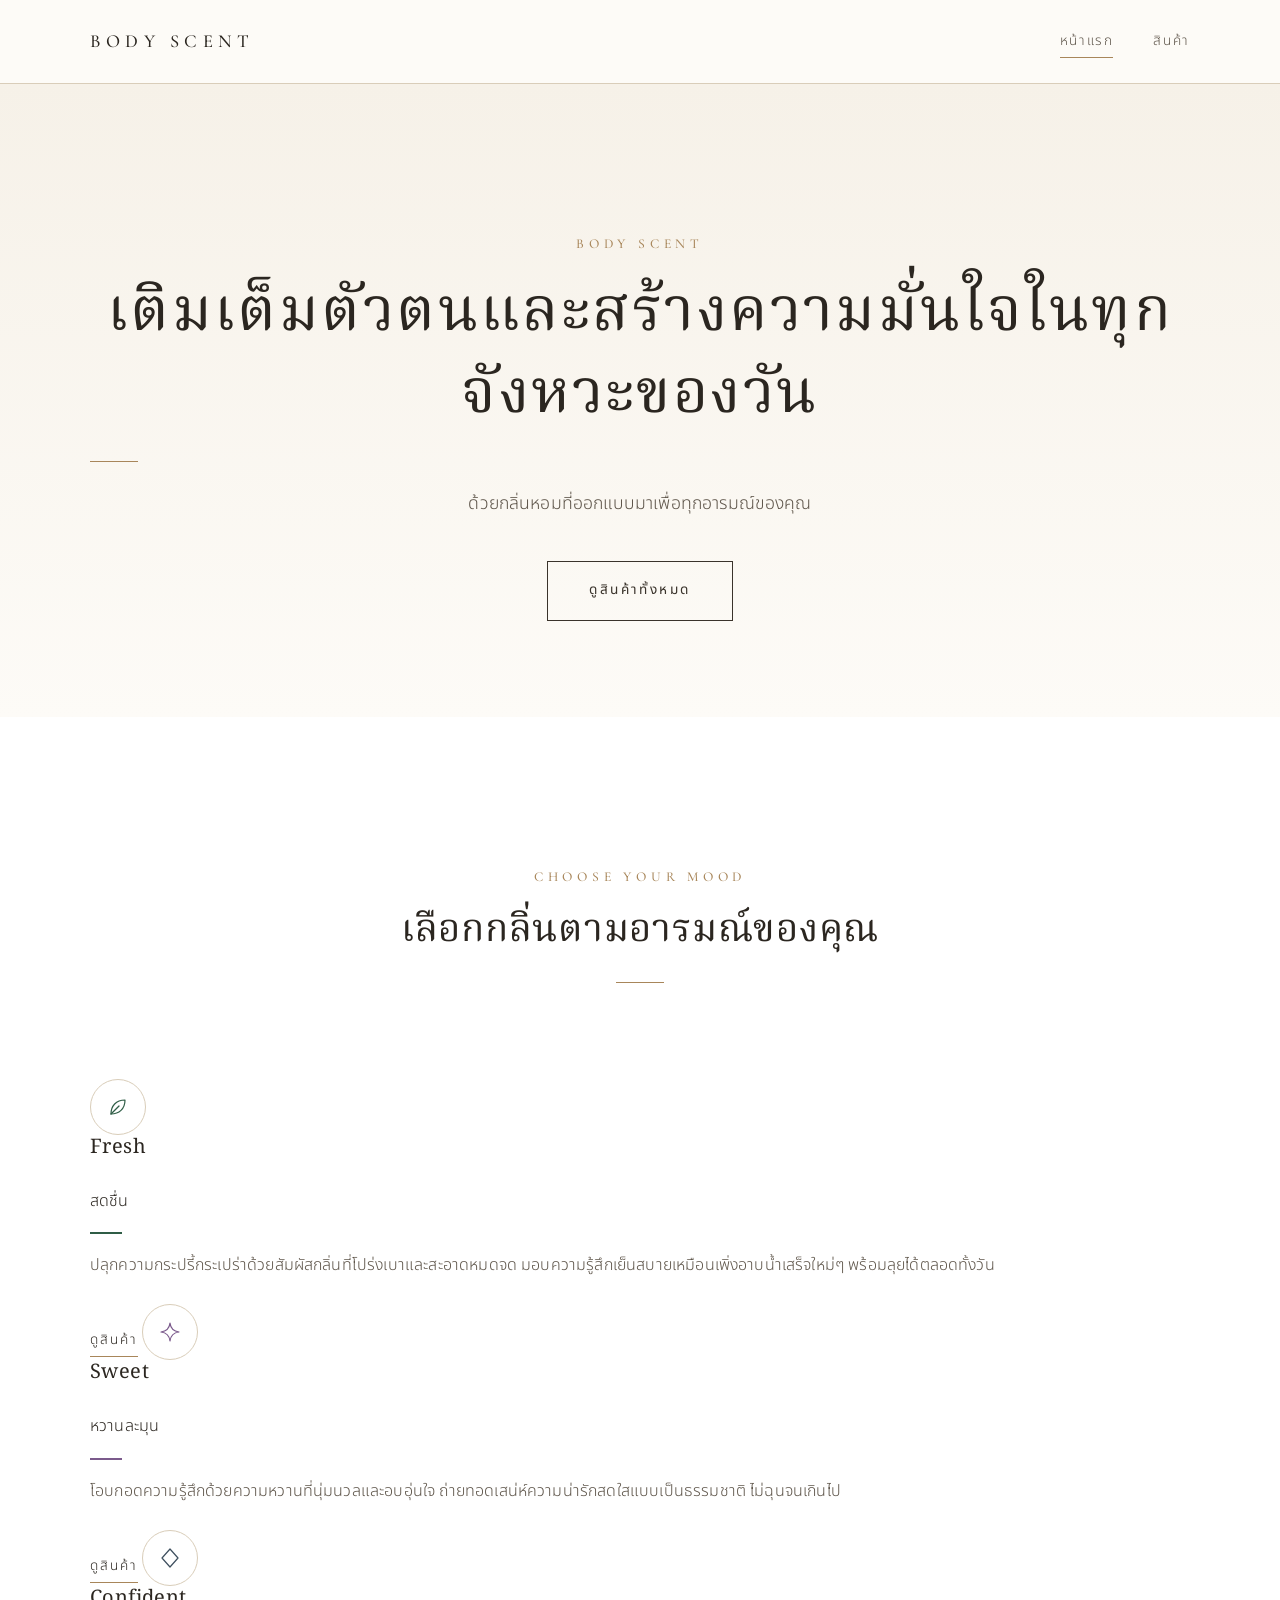
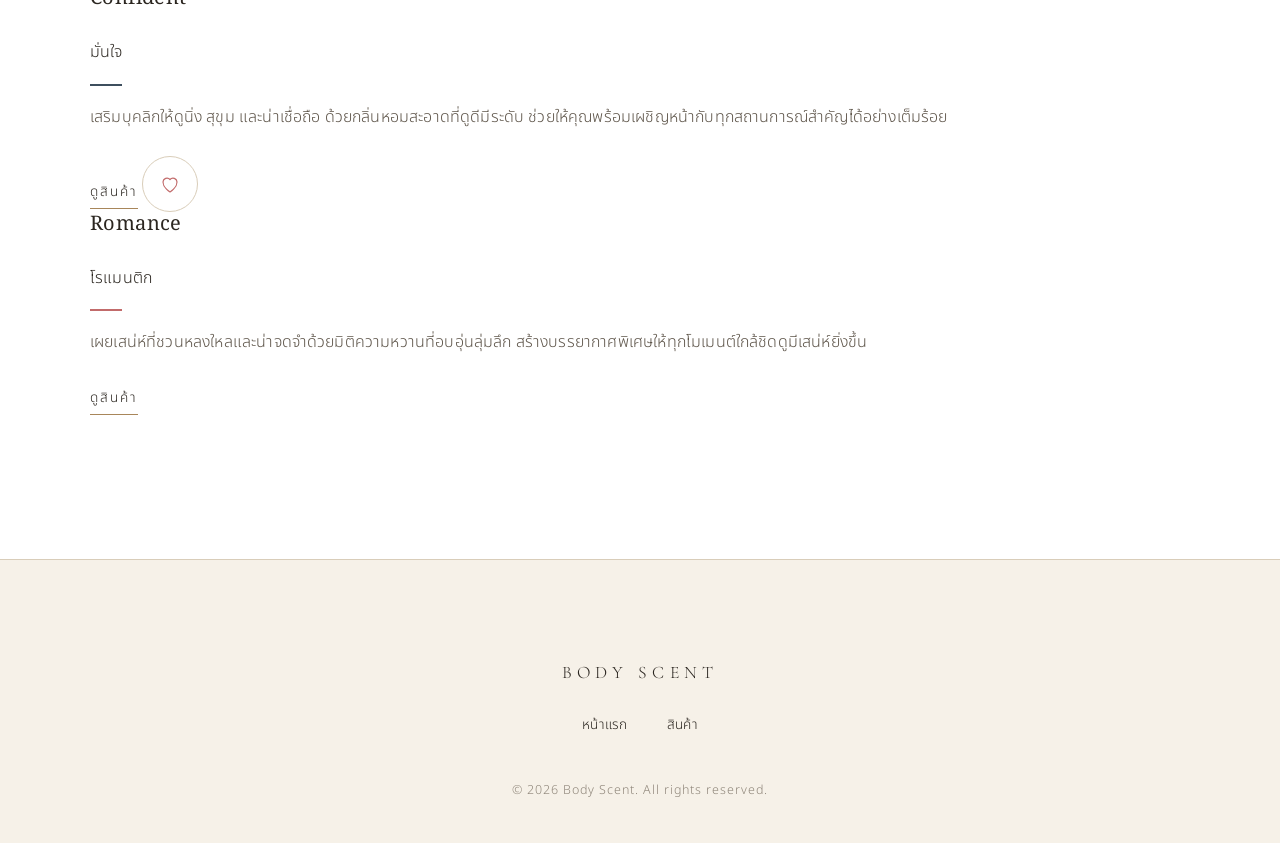
<file: index.html>
<!DOCTYPE html>
<html lang="th">
<head>
  <meta charset="UTF-8">
  <meta name="viewport" content="width=device-width, initial-scale=1">
  <title>Body Scent — น้ำหอมฉีดตัวและโรลออน ตามอารมณ์ของคุณ</title>
  <meta name="description" content="Body Scent เติมเต็มตัวตนและสร้างความมั่นใจในทุกจังหวะของวัน ด้วยกลิ่นหอมที่ออกแบบมาเพื่อทุกอารมณ์ของคุณ">
  <link rel="stylesheet" href="style.css">
</head>
<body>

  <header class="site-header">
    <div class="container site-header__inner">
      <a class="brand" href="index.html">Body Scent</a>
      <nav class="nav" aria-label="เมนูหลัก">
        <a href="index.html" class="is-active" aria-current="page">หน้าแรก</a>
        <a href="product.html">สินค้า</a>
      </nav>
    </div>
  </header>

  <main>

    <!-- Hero -->
    <section class="hero hero--full">
      <div class="container">
        <span class="eyebrow">Body Scent</span>
        <h1 class="hero__title">เติมเต็มตัวตนและสร้างความมั่นใจในทุกจังหวะของวัน</h1>
        <span class="rule"></span>
        <p class="lead">ด้วยกลิ่นหอมที่ออกแบบมาเพื่อทุกอารมณ์ของคุณ</p>
        <a class="btn" href="product.html">ดูสินค้าทั้งหมด</a>
      </div>
    </section>

    <!-- 4 Moods -->
    <section class="section section--white" id="moods">
      <div class="container">
        <div class="section__head">
          <span class="eyebrow">Choose Your Mood</span>
          <h2>เลือกกลิ่นตามอารมณ์ของคุณ</h2>
          <span class="rule"></span>
        </div>

        <div class="mood-grid">

          <a class="mood-card" data-mood="fresh" href="product.html?mood=fresh">
            <span class="mood-icon" aria-hidden="true">
              <svg width="24" height="24" viewBox="0 0 24 24" fill="none" stroke="currentColor" stroke-width="1.2" stroke-linecap="round" stroke-linejoin="round"><path d="M5 19c0-8 5-14 14-14 0 9-6 14-14 14z"/><path d="M5 19l8-8"/></svg>
            </span>
            <h3>Fresh</h3>
            <span class="mood-card__th">สดชื่น</span>
            <span class="mood-underline"></span>
            <p>ปลุกความกระปรี้กระเปร่าด้วยสัมผัสกลิ่นที่โปร่งเบาและสะอาดหมดจด มอบความรู้สึกเย็นสบายเหมือนเพิ่งอาบน้ำเสร็จใหม่ๆ พร้อมลุยได้ตลอดทั้งวัน</p>
            <span class="link-line">ดูสินค้า</span>
          </a>

          <a class="mood-card" data-mood="sweet" href="product.html?mood=sweet">
            <span class="mood-icon" aria-hidden="true">
              <svg width="24" height="24" viewBox="0 0 24 24" fill="none" stroke="currentColor" stroke-width="1.2" stroke-linecap="round" stroke-linejoin="round"><path d="M12 3c.6 5 4 8.4 9 9-5 .6-8.4 4-9 9-.6-5-4-8.4-9-9 5-.6 8.4-4 9-9z"/></svg>
            </span>
            <h3>Sweet</h3>
            <span class="mood-card__th">หวานละมุน</span>
            <span class="mood-underline"></span>
            <p>โอบกอดความรู้สึกด้วยความหวานที่นุ่มนวลและอบอุ่นใจ ถ่ายทอดเสน่ห์ความน่ารักสดใสแบบเป็นธรรมชาติ ไม่ฉุนจนเกินไป</p>
            <span class="link-line">ดูสินค้า</span>
          </a>

          <a class="mood-card" data-mood="confident" href="product.html?mood=confident">
            <span class="mood-icon" aria-hidden="true">
              <svg width="24" height="24" viewBox="0 0 24 24" fill="none" stroke="currentColor" stroke-width="1.2" stroke-linecap="round" stroke-linejoin="round"><path d="M12 3l8 9-8 9-8-9z"/></svg>
            </span>
            <h3>Confident</h3>
            <span class="mood-card__th">มั่นใจ</span>
            <span class="mood-underline"></span>
            <p>เสริมบุคลิกให้ดูนิ่ง สุขุม และน่าเชื่อถือ ด้วยกลิ่นหอมสะอาดที่ดูดีมีระดับ ช่วยให้คุณพร้อมเผชิญหน้ากับทุกสถานการณ์สำคัญได้อย่างเต็มร้อย</p>
            <span class="link-line">ดูสินค้า</span>
          </a>

          <a class="mood-card" data-mood="romance" href="product.html?mood=romance">
            <span class="mood-icon" aria-hidden="true">
              <svg width="24" height="24" viewBox="0 0 24 24" fill="none" stroke="currentColor" stroke-width="1.2" stroke-linecap="round" stroke-linejoin="round"><path d="M12 20s-7-4.5-7-10a4 4 0 0 1 7-2.5A4 4 0 0 1 19 10c0 5.5-7 10-7 10z"/></svg>
            </span>
            <h3>Romance</h3>
            <span class="mood-card__th">โรแมนติก</span>
            <span class="mood-underline"></span>
            <p>เผยเสน่ห์ที่ชวนหลงใหลและน่าจดจำด้วยมิติความหวานที่อบอุ่นลุ่มลึก สร้างบรรยากาศพิเศษให้ทุกโมเมนต์ใกล้ชิดดูมีเสน่ห์ยิ่งขึ้น</p>
            <span class="link-line">ดูสินค้า</span>
          </a>

        </div>
      </div>
    </section>

  </main>

  <footer class="site-footer">
    <div class="container">
      <span class="brand">Body Scent</span>
      <nav class="site-footer__links" aria-label="ลิงก์ท้ายหน้า">
        <a href="index.html">หน้าแรก</a>
        <a href="product.html">สินค้า</a>
      </nav>
      <p class="site-footer__copy">&copy; 2026 Body Scent. All rights reserved.</p>
    </div>
  </footer>

  <script src="script.js"></script>
</body>
</html>
</file>
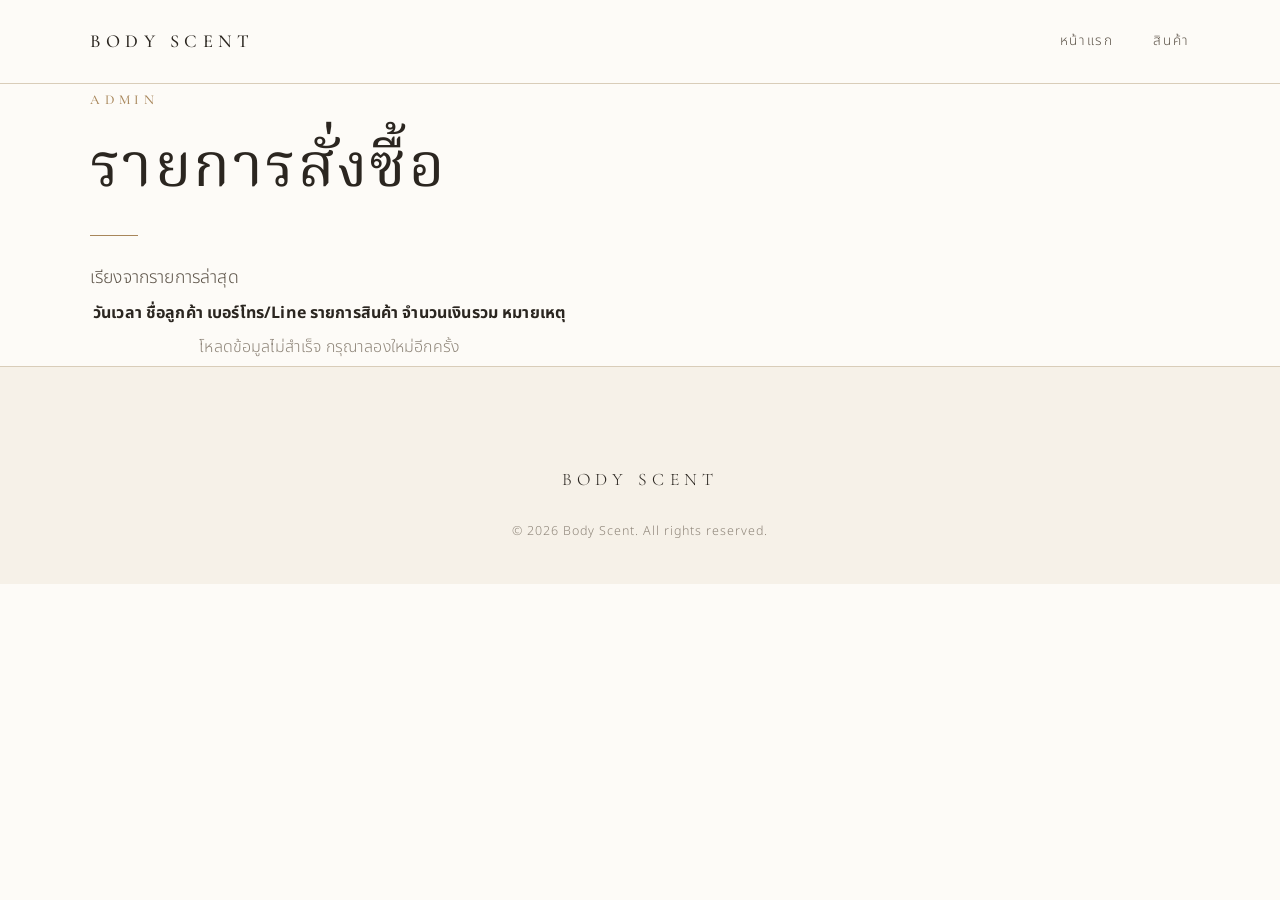
<file: admin.html>
<!DOCTYPE html>
<html lang="th">
<head>
  <meta charset="UTF-8">
  <meta name="viewport" content="width=device-width, initial-scale=1">
  <meta name="robots" content="noindex, nofollow">
  <title>รายการสั่งซื้อ — Body Scent Admin</title>
  <link rel="stylesheet" href="style.css">
</head>
<body>

  <header class="site-header">
    <div class="container site-header__inner">
      <a class="brand" href="index.html">Body Scent</a>
      <nav class="nav" aria-label="เมนูหลัก">
        <a href="index.html">หน้าแรก</a>
        <a href="product.html">สินค้า</a>
      </nav>
    </div>
  </header>

  <main>

    <section class="page-head">
      <div class="container">
        <span class="eyebrow">Admin</span>
        <h1>รายการสั่งซื้อ</h1>
        <span class="rule"></span>
        <p class="lead mb-0">เรียงจากรายการล่าสุด</p>
      </div>
    </section>

    <section class="products-section">
      <div class="container">
        <div class="table-wrap">
          <table id="ordersTable" class="data-table">
            <thead>
              <tr>
                <th scope="col">วันเวลา</th>
                <th scope="col">ชื่อลูกค้า</th>
                <th scope="col">เบอร์โทร/Line</th>
                <th scope="col">รายการสินค้า</th>
                <th scope="col">จำนวนเงินรวม</th>
                <th scope="col">หมายเหตุ</th>
              </tr>
            </thead>
            <tbody></tbody>
          </table>
        </div>
      </div>
    </section>

  </main>

  <footer class="site-footer">
    <div class="container">
      <span class="brand">Body Scent</span>
      <p class="site-footer__copy">&copy; 2026 Body Scent. All rights reserved.</p>
    </div>
  </footer>

  <script src="script.js"></script>
</body>
</html>
</file>
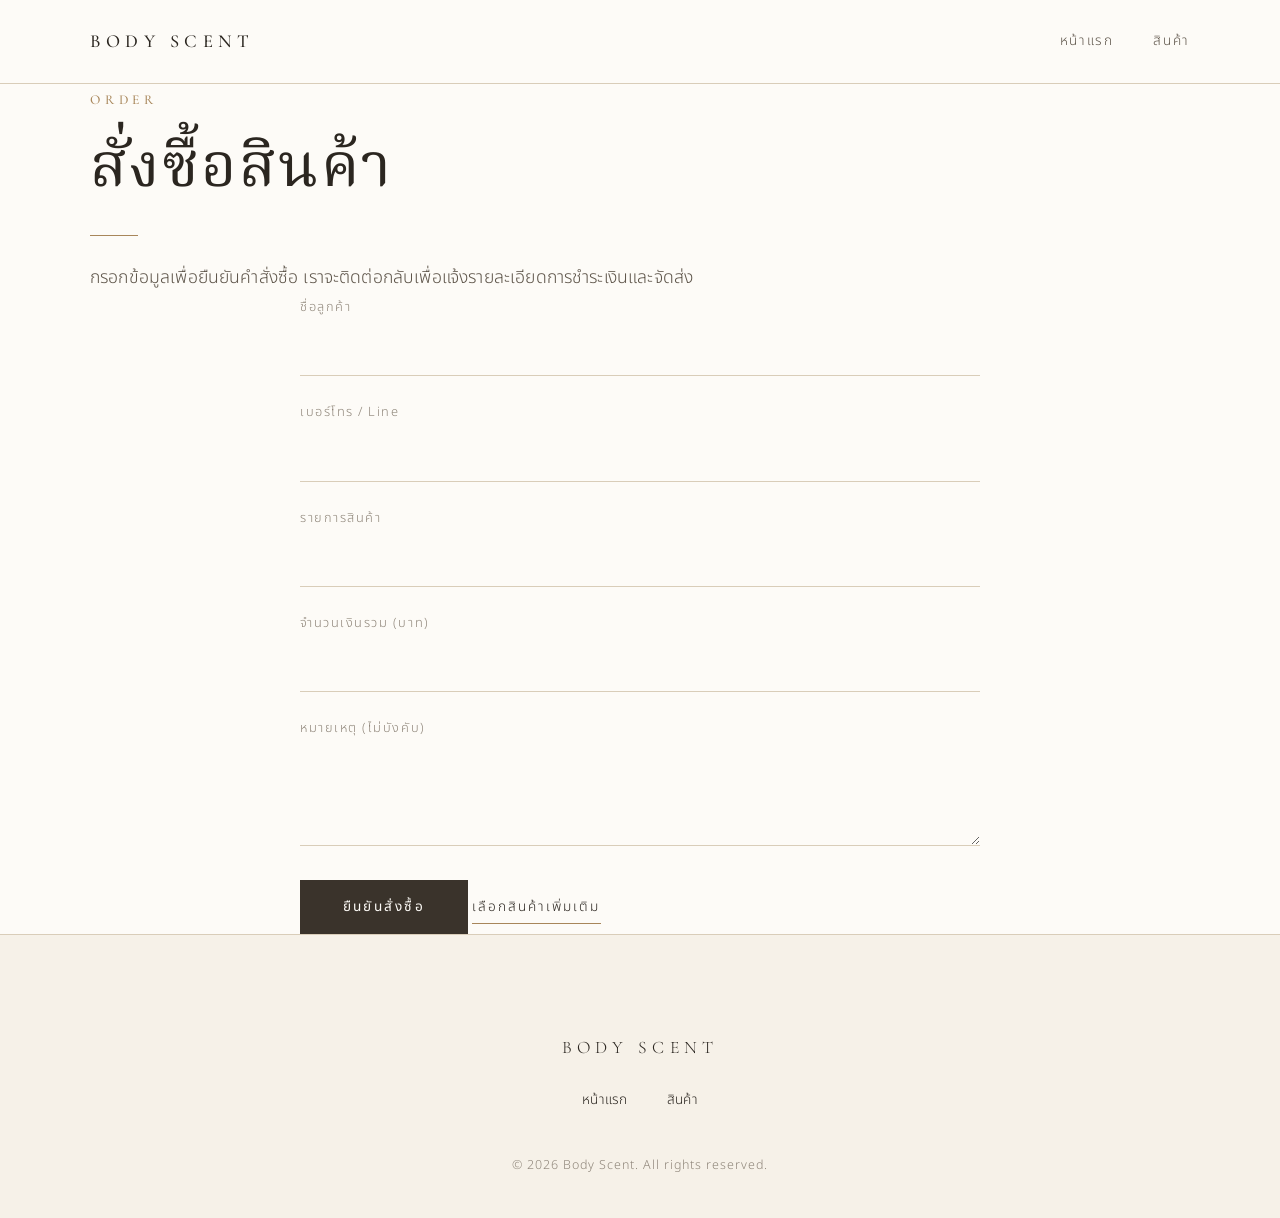
<file: order.html>
<!DOCTYPE html>
<html lang="th">
<head>
  <meta charset="UTF-8">
  <meta name="viewport" content="width=device-width, initial-scale=1">
  <title>สั่งซื้อสินค้า — Body Scent</title>
  <link rel="stylesheet" href="style.css">
</head>
<body>

  <header class="site-header">
    <div class="container site-header__inner">
      <a class="brand" href="index.html">Body Scent</a>
      <nav class="nav" aria-label="เมนูหลัก">
        <a href="index.html">หน้าแรก</a>
        <a href="product.html">สินค้า</a>
      </nav>
    </div>
  </header>

  <main>

    <section class="page-head">
      <div class="container">
        <span class="eyebrow">Order</span>
        <h1>สั่งซื้อสินค้า</h1>
        <span class="rule"></span>
        <p class="lead mb-0">กรอกข้อมูลเพื่อยืนยันคำสั่งซื้อ เราจะติดต่อกลับเพื่อแจ้งรายละเอียดการชำระเงินและจัดส่ง</p>
      </div>
    </section>

    <section class="products-section">
      <div class="container container--narrow">

        <form id="orderForm" class="order-form" autocomplete="on">

          <div class="field">
            <label for="customerName">ชื่อลูกค้า</label>
            <input type="text" id="customerName" name="customerName" autocomplete="name" required>
          </div>

          <div class="field">
            <label for="contact">เบอร์โทร / Line</label>
            <input type="text" id="contact" name="contact" autocomplete="tel" required>
          </div>

          <div class="field">
            <label for="items">รายการสินค้า</label>
            <input type="text" id="items" name="items" required>
          </div>

          <div class="field">
            <label for="total">จำนวนเงินรวม (บาท)</label>
            <input type="text" id="total" name="total" inputmode="decimal" required>
          </div>

          <div class="field">
            <label for="note">หมายเหตุ <span class="text-mute">(ไม่บังคับ)</span></label>
            <textarea id="note" name="note" rows="3"></textarea>
          </div>

          <div class="order-form__actions">
            <button type="submit" class="btn btn--solid">ยืนยันสั่งซื้อ</button>
            <a class="link-line" href="product.html">เลือกสินค้าเพิ่มเติม</a>
          </div>

        </form>

      </div>
    </section>

  </main>

  <footer class="site-footer">
    <div class="container">
      <span class="brand">Body Scent</span>
      <nav class="site-footer__links" aria-label="ลิงก์ท้ายหน้า">
        <a href="index.html">หน้าแรก</a>
        <a href="product.html">สินค้า</a>
      </nav>
      <p class="site-footer__copy">&copy; 2026 Body Scent. All rights reserved.</p>
    </div>
  </footer>

  <script src="script.js"></script>
</body>
</html>
</file>
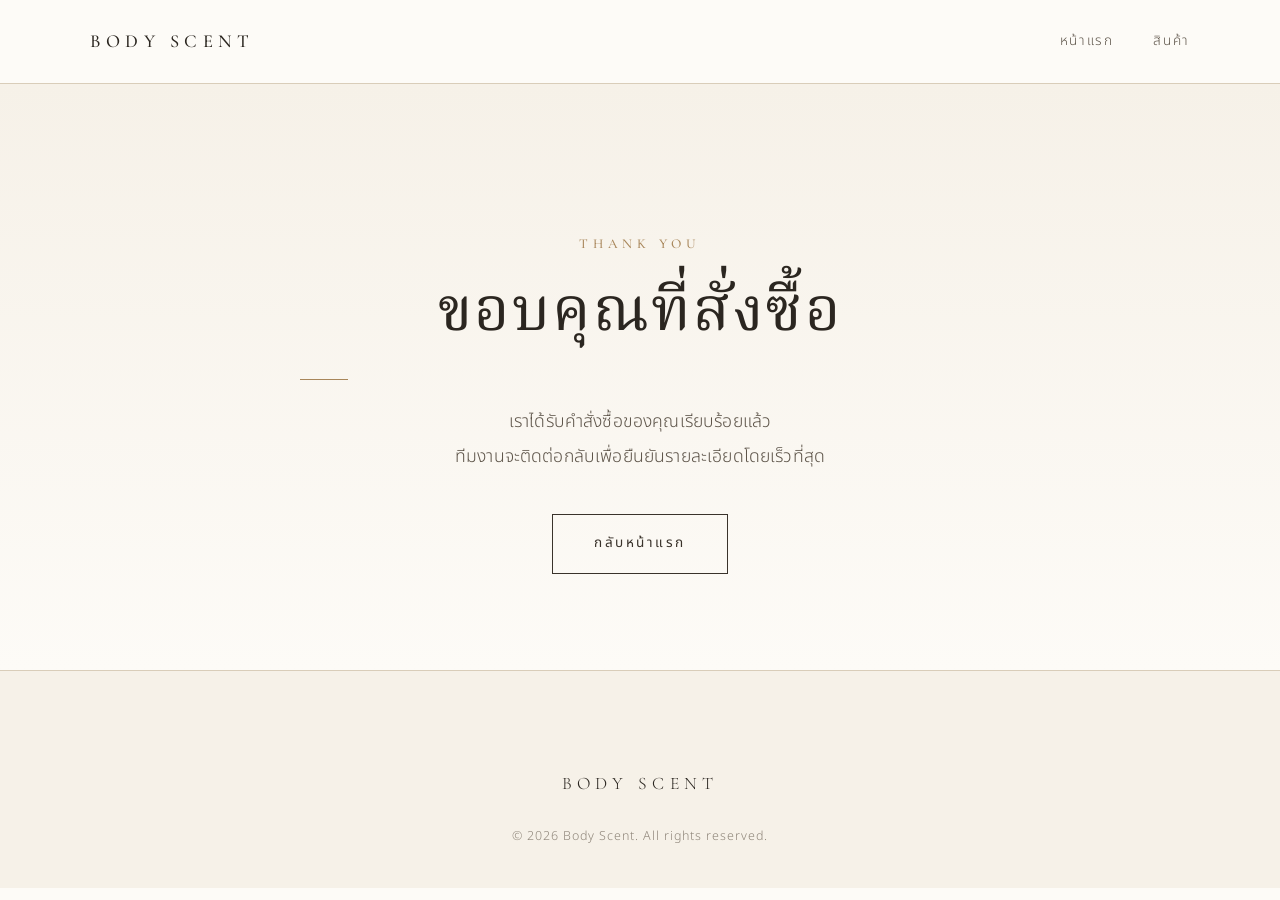
<file: thankyou.html>
<!DOCTYPE html>
<html lang="th">
<head>
  <meta charset="UTF-8">
  <meta name="viewport" content="width=device-width, initial-scale=1">
  <title>ขอบคุณที่สั่งซื้อ — Body Scent</title>
  <link rel="stylesheet" href="style.css">
</head>
<body>

  <header class="site-header">
    <div class="container site-header__inner">
      <a class="brand" href="index.html">Body Scent</a>
      <nav class="nav" aria-label="เมนูหลัก">
        <a href="index.html">หน้าแรก</a>
        <a href="product.html">สินค้า</a>
      </nav>
    </div>
  </header>

  <main>
    <section class="hero hero--full">
      <div class="container container--narrow">
        <span class="eyebrow">Thank You</span>
        <h1>ขอบคุณที่สั่งซื้อ</h1>
        <span class="rule"></span>
        <p class="lead">เราได้รับคำสั่งซื้อของคุณเรียบร้อยแล้ว<br>ทีมงานจะติดต่อกลับเพื่อยืนยันรายละเอียดโดยเร็วที่สุด</p>
        <a class="btn" href="index.html">กลับหน้าแรก</a>
      </div>
    </section>
  </main>

  <footer class="site-footer">
    <div class="container">
      <span class="brand">Body Scent</span>
      <p class="site-footer__copy">&copy; 2026 Body Scent. All rights reserved.</p>
    </div>
  </footer>

</body>
</html>
</file>
<file: style.css>
/* ==========================================================================
   Body Scent — Premium Minimal Theme
   โทน: ขาว-ครีม-เบจเข้ม | accent: ทอง/บรอนซ์อ่อน | serif + sans
   ========================================================================== */

@import url("https://fonts.googleapis.com/css2?family=Cormorant+Garamond:ital,wght@0,400;0,500;0,600;1,400&family=Noto+Sans+Thai:wght@300;400;500&family=Noto+Serif+Thai:wght@300;400;500&display=swap");

/* ---------- 1. Design tokens ---------- */
:root {
  /* พื้นหลัง */
  --c-white: #ffffff;
  --c-ivory: #fdfbf7;
  --c-cream: #f6f1e8;
  --c-sand: #e9dfcf;
  --c-beige: #c9b79c;
  --c-beige-deep: #8a7660;

  /* ตัวอักษร / เส้น */
  --c-ink: #2b2620;          /* ข้อความหลัก */
  --c-ink-soft: #5e554a;     /* ข้อความรอง */
  --c-ink-mute: #8f867a;     /* ข้อความจาง */
  --c-line: #d9cdb9;         /* เส้นบางอ่อน */
  --c-line-strong: #3a332b;  /* เส้นเข้มนุ่ม */

  /* accent ทอง/บรอนซ์อ่อน */
  --c-accent: #a8865a;
  --c-accent-soft: #c4a77d;
  --c-accent-deep: #86683f;

  /* สีของแต่ละ mood (ใช้แตะเล็กน้อยเท่านั้น) */
  --mood-fresh: #2f5d46;
  --mood-sweet: #7b5a8c;
  --mood-confident: #3e4f5e;
  --mood-romance: #c26b6b;

  /* ฟอนต์ */
  --f-serif-en: "Cormorant Garamond", "Noto Serif Thai", Georgia, "Times New Roman", serif;
  --f-serif-th: "Noto Serif Thai", "Cormorant Garamond", Georgia, serif;
  --f-sans: "Noto Sans Thai", "Helvetica Neue", Arial, sans-serif;

  /* spacing (เว้นระยะเยอะ ให้โปร่ง) */
  --s-1: 0.5rem;
  --s-2: 1rem;
  --s-3: 1.5rem;
  --s-4: 2.5rem;
  --s-5: 4rem;
  --s-6: 6rem;
  --s-7: 9rem;

  --container: 1180px;
  --container-narrow: 760px;
  --header-h: 84px;

  --ease: cubic-bezier(0.25, 0.1, 0.25, 1);
  --t: 0.35s var(--ease);
}

/* ---------- 2. Reset / base ---------- */
*,
*::before,
*::after { box-sizing: border-box; }

html {
  scroll-behavior: smooth;
  -webkit-text-size-adjust: 100%;
}

body {
  margin: 0;
  background: var(--c-ivory);
  color: var(--c-ink);
  font-family: var(--f-sans);
  font-weight: 300;
  font-size: 1rem;
  line-height: 1.9;
  letter-spacing: 0.01em;
  -webkit-font-smoothing: antialiased;
  text-rendering: optimizeLegibility;
}

img { display: block; max-width: 100%; height: auto; }
a { color: inherit; text-decoration: none; transition: color var(--t); }
a:hover { color: var(--c-accent-deep); }
ul, ol { margin: 0; padding: 0; list-style: none; }

::selection { background: var(--c-sand); color: var(--c-ink); }

:focus-visible {
  outline: 1px solid var(--c-accent);
  outline-offset: 4px;
}

/* ---------- 3. Typography ---------- */
h1, h2, h3, h4 {
  margin: 0 0 var(--s-3);
  font-family: var(--f-serif-th);
  font-weight: 400;
  line-height: 1.35;
  letter-spacing: 0.02em;
  color: var(--c-ink);
}

h1 { font-size: clamp(2.2rem, 5vw, 3.8rem); letter-spacing: 0.04em; }
h2 { font-size: clamp(1.7rem, 3.2vw, 2.4rem); }
h3 { font-size: 1.25rem; }
h4 { font-size: 1.05rem; }

p { margin: 0 0 var(--s-3); color: var(--c-ink-soft); }

.eyebrow {
  display: inline-block;
  margin-bottom: var(--s-2);
  font-family: var(--f-serif-en);
  font-size: 0.85rem;
  font-weight: 500;
  letter-spacing: 0.35em;
  text-transform: uppercase;
  color: var(--c-accent);
}

.lead {
  font-size: 1.1rem;
  line-height: 2;
  color: var(--c-ink-soft);
}

.brand,
.en-serif {
  font-family: var(--f-serif-en);
  letter-spacing: 0.3em;
  text-transform: uppercase;
}

.text-center { text-align: center; }
.text-mute { color: var(--c-ink-mute); }

/* เส้นทองสั้นๆ ใต้หัวข้อ */
.rule {
  display: block;
  width: 48px;
  height: 1px;
  margin: var(--s-3) 0;
  background: var(--c-accent);
  border: 0;
}
.text-center .rule { margin-left: auto; margin-right: auto; }

/* ---------- 4. Layout ---------- */
.container {
  width: 100%;
  max-width: var(--container);
  margin: 0 auto;
  padding: 0 var(--s-4);
}
.container--narrow { max-width: var(--container-narrow); }

.section {
  padding: var(--s-7) 0;
}
.section--cream { background: var(--c-cream); }
.section--white { background: var(--c-white); }

.section__head {
  max-width: var(--container-narrow);
  margin: 0 auto var(--s-6);
  text-align: center;
}
.section__head .rule { margin-left: auto; margin-right: auto; }

.grid {
  display: grid;
  gap: var(--s-5) var(--s-4);
}
.grid--2 { grid-template-columns: repeat(2, 1fr); }
.grid--3 { grid-template-columns: repeat(3, 1fr); }
.grid--4 { grid-template-columns: repeat(4, 1fr); }

/* ---------- 5. Header / Nav ---------- */
.site-header {
  position: sticky;
  top: 0;
  z-index: 50;
  height: var(--header-h);
  background: rgba(253, 251, 247, 0.92);
  backdrop-filter: blur(8px);
  -webkit-backdrop-filter: blur(8px);
  border-bottom: 1px solid var(--c-line);
}
.site-header__inner {
  height: 100%;
  display: flex;
  align-items: center;
  justify-content: space-between;
}
.site-header .brand {
  font-size: 1.15rem;
  font-weight: 500;
}
.nav { display: flex; gap: var(--s-4); }
.nav a {
  position: relative;
  padding: 0.25rem 0;
  font-size: 0.85rem;
  letter-spacing: 0.12em;
  color: var(--c-ink-soft);
}
.nav a::after {
  content: "";
  position: absolute;
  left: 0; bottom: 0;
  width: 0; height: 1px;
  background: var(--c-accent);
  transition: width var(--t);
}
.nav a:hover::after,
.nav a.is-active::after { width: 100%; }

/* ---------- 6. Buttons (เส้นบาง ไม่ฉูดฉาด) ---------- */
.btn {
  display: inline-block;
  padding: 1rem 2.6rem;
  font-family: var(--f-sans);
  font-size: 0.85rem;
  font-weight: 400;
  letter-spacing: 0.18em;
  text-align: center;
  color: var(--c-line-strong);
  background: transparent;
  border: 1px solid var(--c-line-strong);
  border-radius: 0;
  cursor: pointer;
  transition: background var(--t), color var(--t), border-color var(--t);
}
.btn:hover {
  background: var(--c-line-strong);
  color: var(--c-ivory);
}
.btn--accent {
  color: var(--c-accent-deep);
  border-color: var(--c-accent);
}
.btn--accent:hover {
  background: var(--c-accent);
  border-color: var(--c-accent);
  color: var(--c-white);
}
.btn--solid {
  background: var(--c-line-strong);
  color: var(--c-ivory);
}
.btn--solid:hover {
  background: var(--c-accent-deep);
  border-color: var(--c-accent-deep);
}
.btn--sm { padding: 0.7rem 1.6rem; font-size: 0.78rem; }

.link-line {
  display: inline-block;
  padding-bottom: 2px;
  font-size: 0.85rem;
  letter-spacing: 0.15em;
  border-bottom: 1px solid var(--c-accent);
}

/* ---------- 7. Mood accents (แตะเบาๆ เป็นจุดเล็กๆ) ---------- */
[data-mood="fresh"]     { --mood: var(--mood-fresh); }
[data-mood="sweet"]     { --mood: var(--mood-sweet); }
[data-mood="confident"] { --mood: var(--mood-confident); }
[data-mood="romance"]   { --mood: var(--mood-romance); }

/* จุดสีเล็กๆ */
.mood-dot {
  display: inline-block;
  width: 7px;
  height: 7px;
  border-radius: 50%;
  background: var(--mood, var(--c-accent));
  vertical-align: middle;
}

/* ป้ายชื่อ mood: จุด + ตัวอักษรเล็ก */
.mood-label {
  display: inline-flex;
  align-items: center;
  gap: 0.6rem;
  font-family: var(--f-serif-en);
  font-size: 0.8rem;
  letter-spacing: 0.3em;
  text-transform: uppercase;
  color: var(--c-ink-mute);
}
.mood-label::before {
  content: "";
  width: 7px;
  height: 7px;
  border-radius: 50%;
  background: var(--mood, var(--c-accent));
}

/* เส้นสั้นใต้หัวข้อ ใช้สี mood */
.mood-underline {
  display: block;
  width: 32px;
  height: 2px;
  margin: var(--s-2) 0;
  background: var(--mood, var(--c-accent));
}
.text-center .mood-underline { margin-left: auto; margin-right: auto; }

/* ไอคอนวงกลมเส้นบาง แตะสี mood */
.mood-icon {
  display: inline-flex;
  align-items: center;
  justify-content: center;
  width: 56px;
  height: 56px;
  color: var(--mood, var(--c-accent));
  border: 1px solid var(--c-line);
  border-radius: 50%;
}

/* ---------- 8. Product card ---------- */
.product-grid {
  display: grid;
  grid-template-columns: repeat(4, 1fr);
  gap: var(--s-5) var(--s-4);
}

.product-card {
  display: flex;
  flex-direction: column;
  background: transparent;   /* ไม่ทาสีพื้นหลังการ์ด */
  transition: transform var(--t);
}
.product-card:hover { transform: translateY(-4px); }

.product-card__media {
  position: relative;
  aspect-ratio: 4 / 5;
  overflow: hidden;
  background: var(--c-cream);
  border: 1px solid var(--c-line);
}
.product-card__media img {
  width: 100%;
  height: 100%;
  object-fit: cover;
  transition: transform 0.8s var(--ease);
}
.product-card:hover .product-card__media img { transform: scale(1.03); }

.product-card__body {
  padding: var(--s-3) 0 0;
  text-align: center;
}
.product-card__mood { margin-bottom: var(--s-1); }
.product-card__name {
  margin: 0 0 0.25rem;
  font-size: 1.05rem;
}
.product-card__meta {
  margin: 0 0 var(--s-2);
  font-size: 0.82rem;
  letter-spacing: 0.1em;
  color: var(--c-ink-mute);
}
.product-card__desc {
  margin: 0 0 var(--s-2);
  font-size: 0.88rem;
  line-height: 1.8;
  color: var(--c-ink-soft);
}
.product-card__price {
  margin: 0 0 var(--s-2);
  font-family: var(--f-serif-en);
  font-size: 1.3rem;
  letter-spacing: 0.08em;
  color: var(--c-accent-deep);
}

/* ---------- 9. Filter tabs (ใช้กรอง mood / type) ---------- */
.filter {
  display: flex;
  flex-wrap: wrap;
  justify-content: center;
  gap: var(--s-2) var(--s-4);
  margin-bottom: var(--s-5);
}
.filter__btn {
  padding: 0.4rem 0;
  font-family: var(--f-sans);
  font-size: 0.85rem;
  letter-spacing: 0.15em;
  color: var(--c-ink-mute);
  background: none;
  border: 0;
  border-bottom: 1px solid transparent;
  cursor: pointer;
  transition: color var(--t), border-color var(--t);
}
.filter__btn:hover { color: var(--c-ink); }
.filter__btn.is-active {
  color: var(--c-ink);
  border-bottom-color: var(--c-accent);
}

/* ---------- 10. Hero ---------- */
.hero {
  padding: var(--s-7) 0 var(--s-6);
  text-align: center;
  background: linear-gradient(to bottom, var(--c-cream), var(--c-ivory));
}
.hero h1 { margin-bottom: var(--s-3); }
.hero .lead {
  max-width: 560px;
  margin: 0 auto var(--s-4);
}

/* ---------- 11. Form ---------- */
.field { margin-bottom: var(--s-3); }
.field label {
  display: block;
  margin-bottom: 0.4rem;
  font-size: 0.8rem;
  letter-spacing: 0.12em;
  color: var(--c-ink-mute);
}
.field input,
.field select,
.field textarea {
  width: 100%;
  padding: 0.8rem 0;
  font-family: var(--f-sans);
  font-size: 1rem;
  font-weight: 300;
  color: var(--c-ink);
  background: transparent;
  border: 0;
  border-bottom: 1px solid var(--c-line);
  border-radius: 0;
  transition: border-color var(--t);
}
.field input:focus,
.field select:focus,
.field textarea:focus {
  outline: none;
  border-bottom-color: var(--c-accent);
}

/* ---------- 12. Footer ---------- */
.site-footer {
  padding: var(--s-6) 0 var(--s-4);
  background: var(--c-cream);
  border-top: 1px solid var(--c-line);
  text-align: center;
}
.site-footer .brand {
  display: block;
  margin-bottom: var(--s-3);
  font-size: 1.1rem;
}
.site-footer__links {
  display: flex;
  justify-content: center;
  flex-wrap: wrap;
  gap: var(--s-2) var(--s-4);
  margin-bottom: var(--s-4);
  font-size: 0.85rem;
}
.site-footer__copy {
  margin: 0;
  font-size: 0.78rem;
  letter-spacing: 0.08em;
  color: var(--c-ink-mute);
}

/* ---------- 13. Utilities ---------- */
.mt-0 { margin-top: 0; }
.mb-0 { margin-bottom: 0; }
.mt-4 { margin-top: var(--s-4); }
.mb-4 { margin-bottom: var(--s-4); }
.divider {
  height: 1px;
  margin: var(--s-5) 0;
  background: var(--c-line);
  border: 0;
}
.sr-only {
  position: absolute;
  width: 1px; height: 1px;
  margin: -1px; padding: 0;
  overflow: hidden;
  clip: rect(0, 0, 0, 0);
  white-space: nowrap;
  border: 0;
}

/* ==========================================================================
   Responsive
   ========================================================================== */
@media (max-width: 1024px) {
  .product-grid,
  .grid--4 { grid-template-columns: repeat(3, 1fr); }
  .grid--3 { grid-template-columns: repeat(2, 1fr); }
  .section { padding: var(--s-6) 0; }
}

@media (max-width: 768px) {
  :root { --header-h: 68px; }

  .container { padding: 0 var(--s-3); }
  .section { padding: var(--s-5) 0; }
  .section__head { margin-bottom: var(--s-5); }

  .product-grid,
  .grid--2,
  .grid--3,
  .grid--4 { grid-template-columns: repeat(2, 1fr); gap: var(--s-4) var(--s-2); }

  .nav { gap: var(--s-3); }
  .nav a { font-size: 0.78rem; letter-spacing: 0.08em; }

  .hero { padding: var(--s-6) 0 var(--s-5); }
  .btn { padding: 0.9rem 2rem; }

  .product-card__desc { font-size: 0.82rem; }
}

@media (max-width: 480px) {
  body { font-size: 0.95rem; }

  .site-header .brand { font-size: 0.95rem; letter-spacing: 0.22em; }
  .nav { gap: var(--s-2); }

  .product-grid { gap: var(--s-4) var(--s-2); }
  .product-card__name { font-size: 0.95rem; }
  .product-card__price { font-size: 1.15rem; }
  .product-card__desc { display: none; } /* มือถือเล็ก: ซ่อนคำอธิบายให้โปร่ง */

  .filter { gap: var(--s-1) var(--s-3); }
  .btn { width: 100%; }
  .btn--sm { width: auto; }
}

@media (prefers-reduced-motion: reduce) {
  *, *::before, *::after {
    transition-duration: 0.01ms !important;
    animation-duration: 0.01ms !important;
    scroll-behavior: auto !important;
  }
}
</file>
